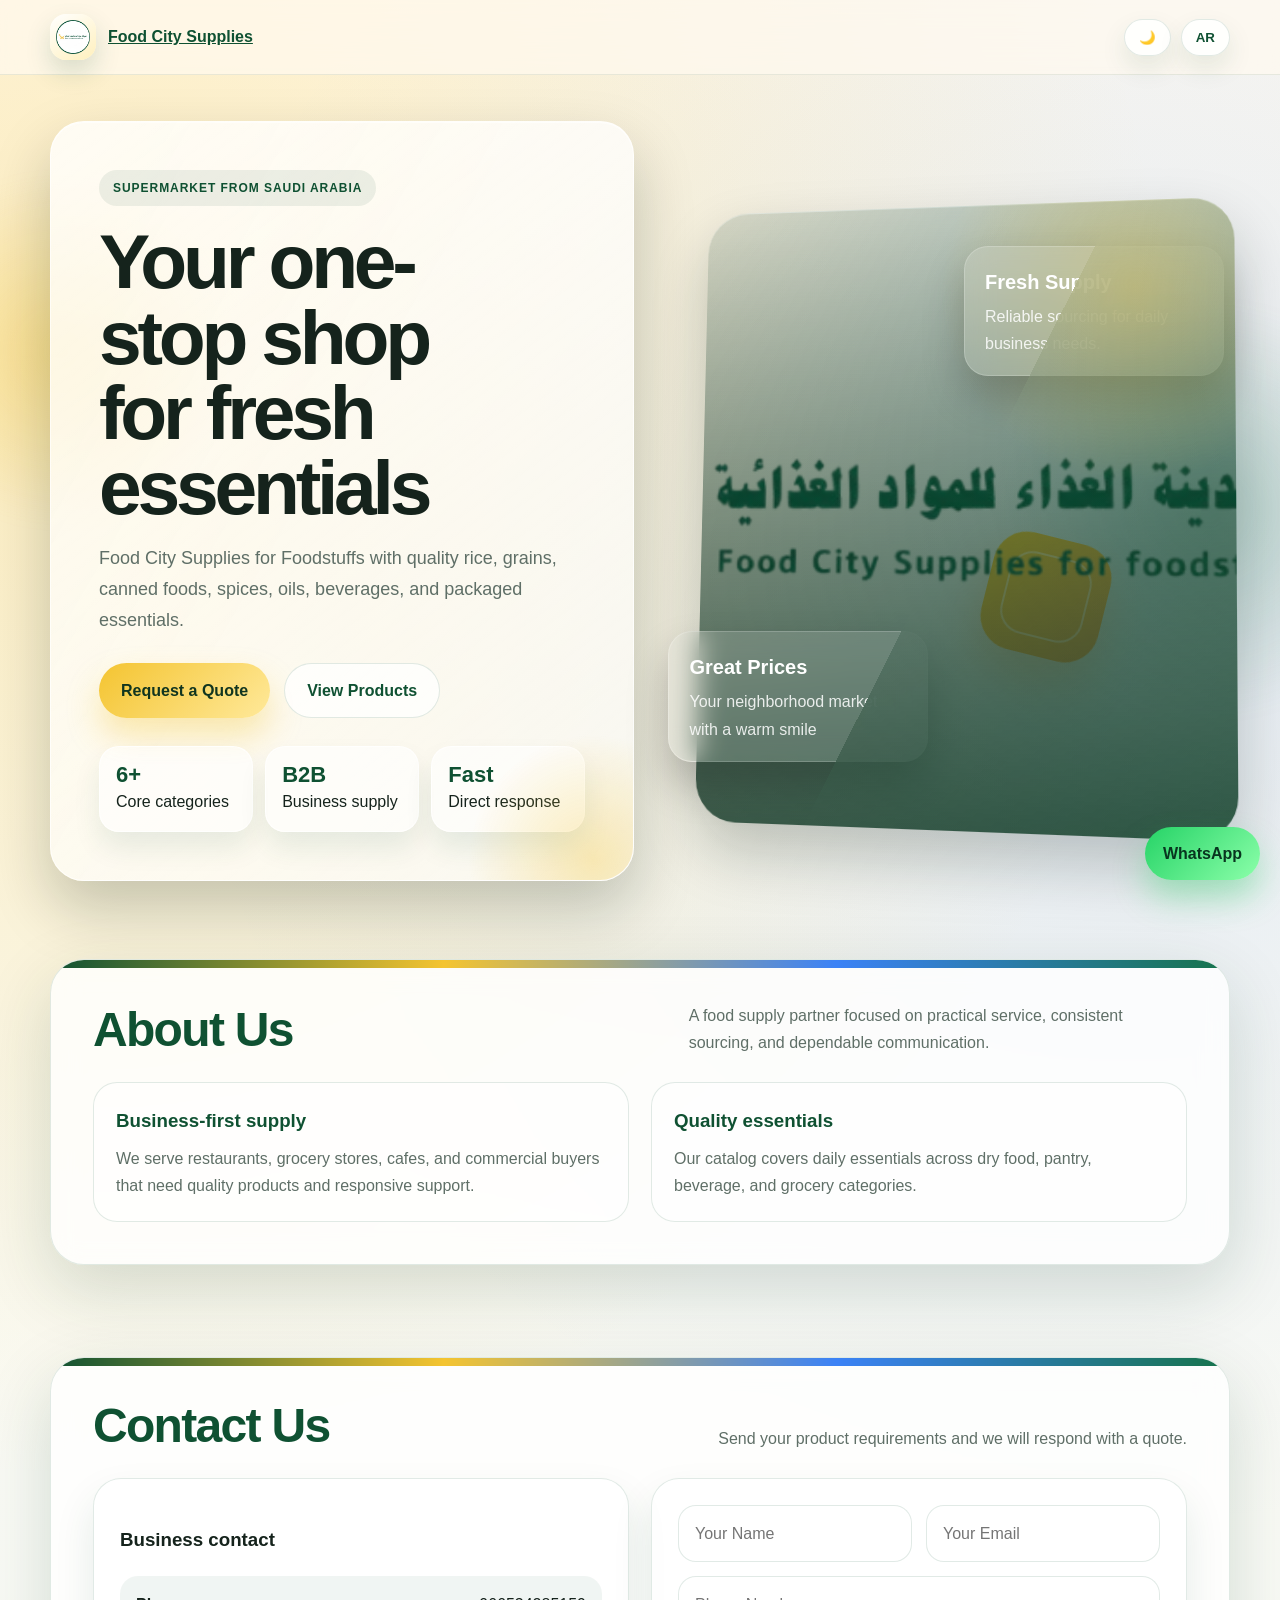
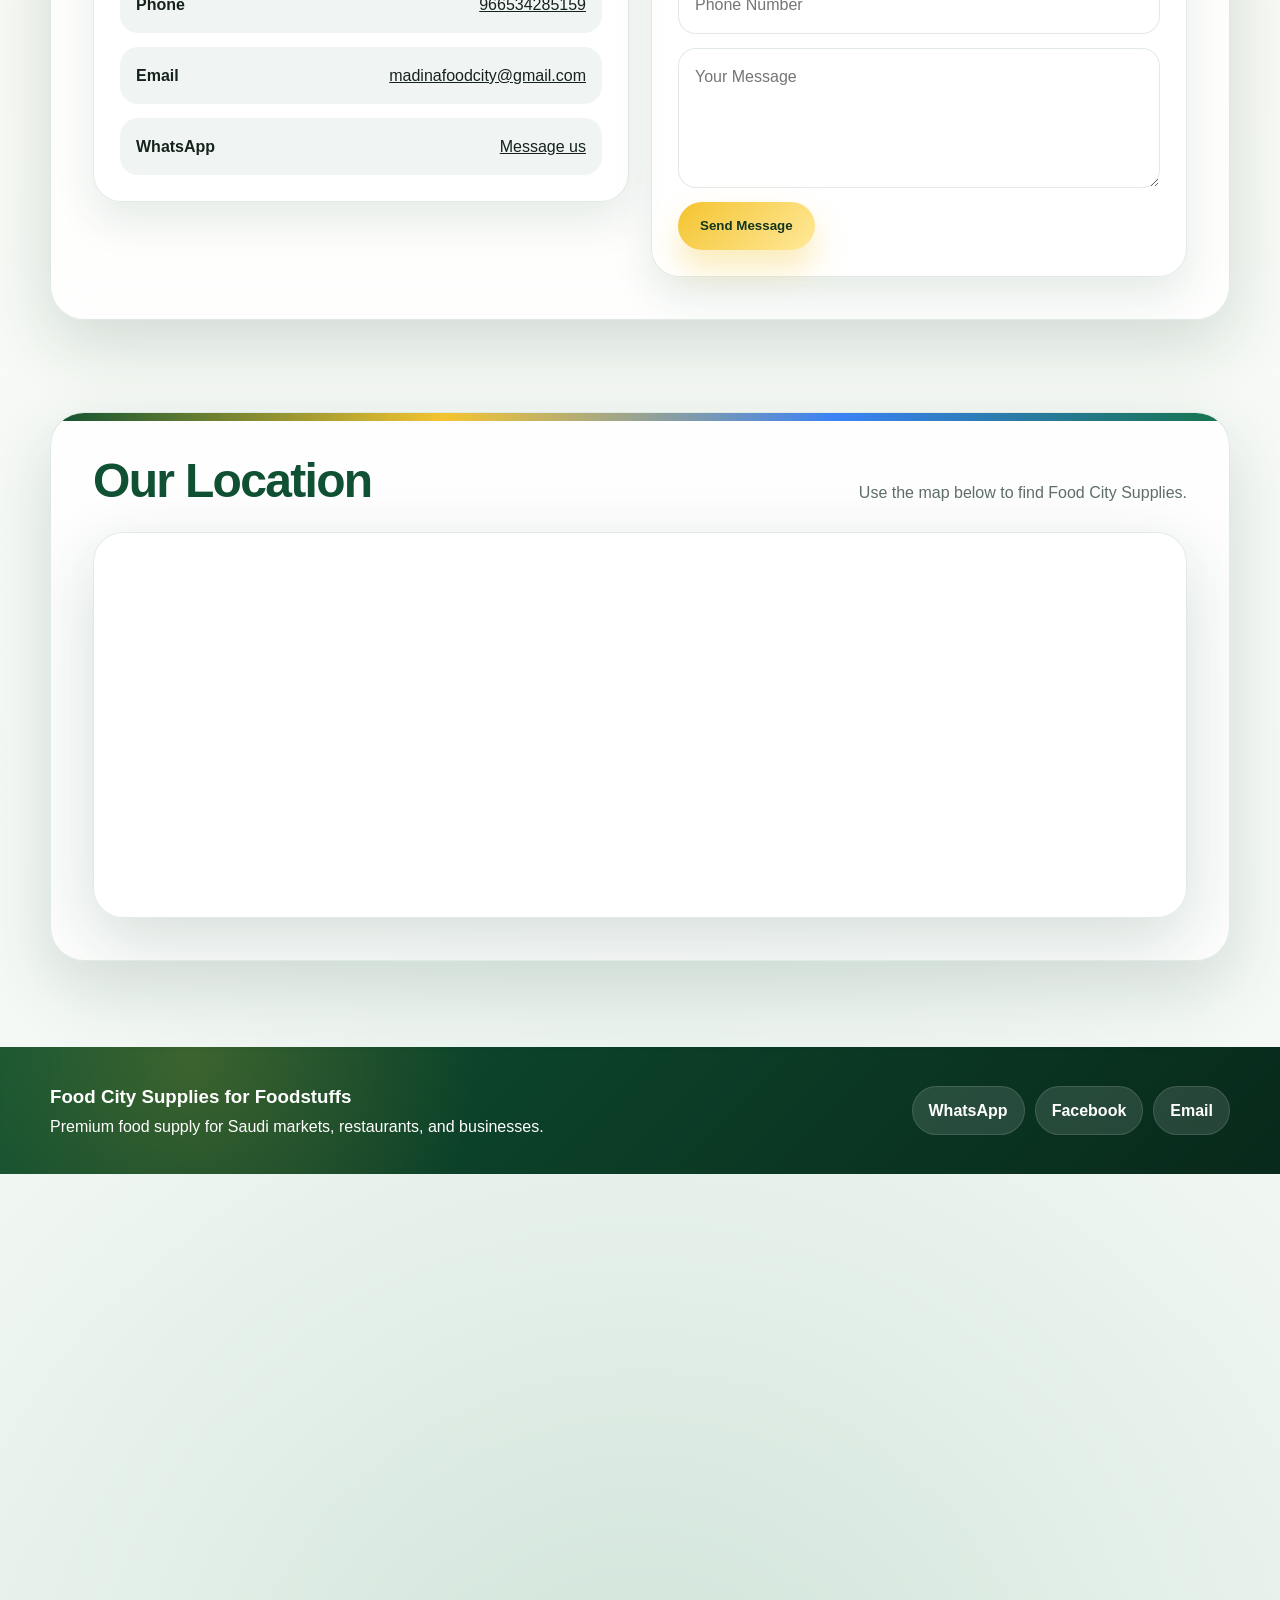
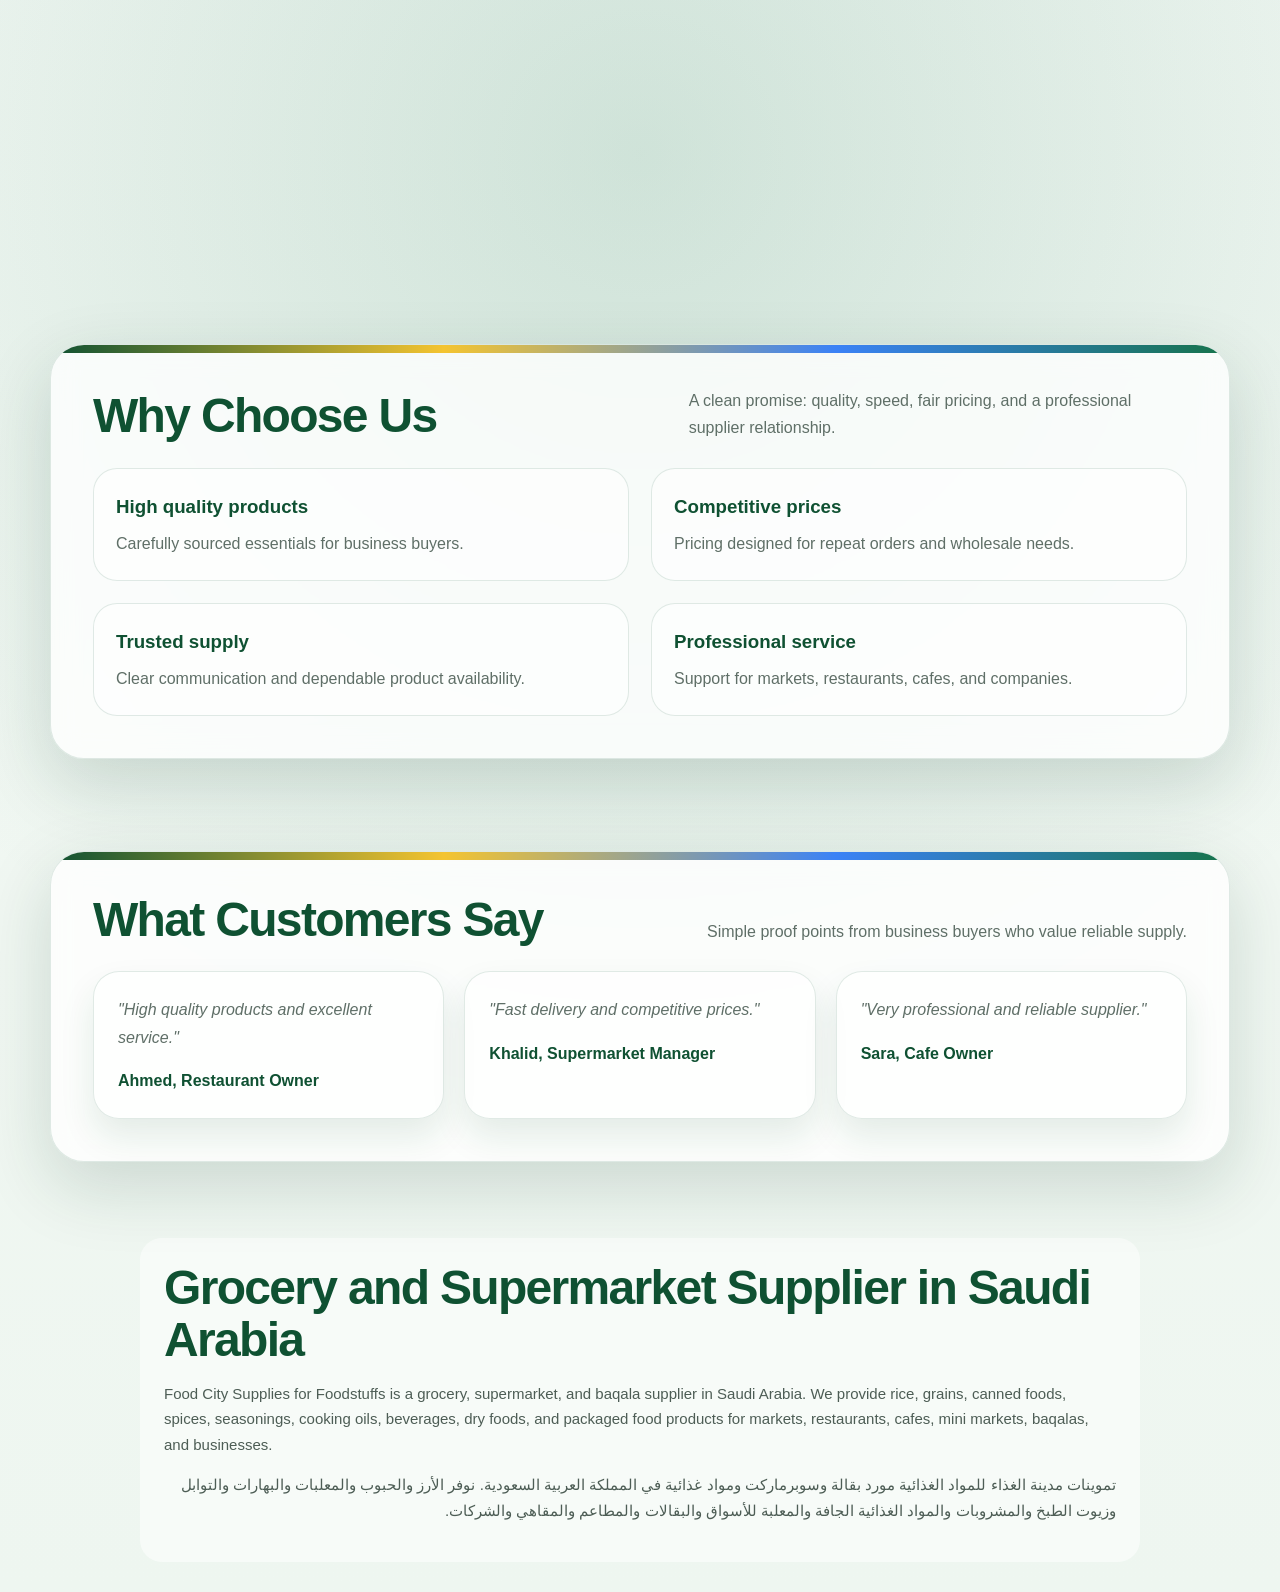
<file: index.html>
<!DOCTYPE html>
<html lang="en">
<head>
    <meta charset="UTF-8">
    <meta name="google-site-verification" content="XnaF94wnbAyYoWhEZEqMeAZTpmVxB8dlE2vq5o0LJA4" />
    <meta name="viewport" content="width=device-width, initial-scale=1.0">
    <meta name="theme-color" content="#0f5132">
    <meta name="description" content="Food City Supplies for Foodstuffs is a trusted supplier of rice, grains, canned foods, spices, cooking oils, and dry foods in Saudi Arabia.">
    <meta name="keywords" content="food supplier saudi arabia, grocery wholesale, rice supplier, spices supplier, canned food distributor, food city supplies">
    <meta name="author" content="Food City Supplies for Foodstuffs">
    <meta name="robots" content="index, follow">
    <link rel="icon" type="image/png" sizes="32x32" href="icon-512.png">
    <link rel="apple-touch-icon" href="icon-512.png">
    <link rel="manifest" href="manifest.json">
    <link rel="stylesheet" href="dark-mode.css">
    <title>Food City Supplies | Grocery & Supermarket Supplier in Saudi Arabia</title>

<meta name="description" content="Food City Supplies is a grocery and supermarket supplier in Saudi Arabia offering rice, grains, canned foods, spices, cooking oils, beverages, dry foods, and packaged food products for markets, baqalas, restaurants, and businesses.">

<meta name="keywords" content="grocery supplier Saudi Arabia, supermarket supplier Saudi Arabia, baqala supplier, بقالة, تموينات, مواد غذائية, مورد مواد غذائية, بقالة السعودية, تموينات السعودية, grocery wholesale, supermarket wholesale, food supplier Saudi Arabia, rice supplier, canned food supplier, spices supplier, cooking oil supplier, beverages supplier, dry food supplier, packaged food supplier, restaurant food supplier, grocery distributor Saudi Arabia, food distributor Saudi Arabia">

    <style>
        :root {
            --ink: #15231c;
            --muted: #5f6f67;
            --cream: #fff8e7;
            --mint: #e9f7ee;
            --green: #0f5132;
            --green-2: #16734a;
            --gold: #f4c430;
            --orange: #f2994a;
            --blue: #3b82f6;
            --card: rgba(255, 255, 255, 0.78);
            --line: rgba(15, 81, 50, 0.12);
            --shadow: 0 24px 70px rgba(15, 54, 35, 0.16);
            --shadow-3d: 0 28px 60px rgba(7, 29, 19, 0.22), inset 0 1px 0 rgba(255, 255, 255, 0.55);
            --radius-xl: 34px;
            --radius-lg: 24px;
            --max: 1180px;
        }

        * {
            box-sizing: border-box;
        }

        html {
            scroll-behavior: smooth;
        }

        body {
            margin: 0;
            font-family: Arial, Helvetica, sans-serif;
            color: var(--ink);
            background:
                radial-gradient(circle at 6% 8%, rgba(244, 196, 48, 0.26), transparent 24%),
                radial-gradient(circle at 88% 12%, rgba(59, 130, 246, 0.13), transparent 22%),
                radial-gradient(circle at 50% 70%, rgba(22, 115, 74, 0.16), transparent 28%),
                linear-gradient(180deg, #fffaf0 0%, #f6faf7 46%, #eef6f0 100%);
            line-height: 1.7;
            overflow-x: hidden;
        }

        body.dark-mode {
            --ink: #f3fff8;
            --muted: #c3d2cb;
            --card: rgba(10, 30, 22, 0.74);
            --line: rgba(255, 255, 255, 0.11);
            --shadow: 0 24px 80px rgba(0, 0, 0, 0.4);
            --shadow-3d: 0 28px 70px rgba(0, 0, 0, 0.48), inset 0 1px 0 rgba(255, 255, 255, 0.08);
            background:
                radial-gradient(circle at 8% 8%, rgba(244, 196, 48, 0.12), transparent 22%),
                radial-gradient(circle at 88% 12%, rgba(46, 204, 113, 0.12), transparent 24%),
                linear-gradient(180deg, #06140f 0%, #0a1d16 58%, #06120d 100%);
        }

        img {
            display: block;
            max-width: 100%;
        }

        a {
            color: inherit;
        }

        .hidden {
            display: none !important;
        }

        .ar {
            direction: rtl;
            font-family: Tahoma, Arial, sans-serif;
        }

        .page {
            position: relative;
            isolation: isolate;
        }

        .page::before,
        .page::after {
            content: "";
            position: fixed;
            border-radius: 999px;
            pointer-events: none;
            z-index: -1;
            filter: blur(10px);
        }

        .page::before {
            width: 360px;
            height: 360px;
            left: -120px;
            top: 170px;
            background: radial-gradient(circle, rgba(244, 196, 48, 0.36), transparent 68%);
        }

        .page::after {
            width: 420px;
            height: 420px;
            right: -140px;
            bottom: 180px;
            background: radial-gradient(circle, rgba(22, 115, 74, 0.25), transparent 70%);
        }

        .nav {
            position: sticky;
            top: 0;
            z-index: 50;
            background: rgba(255, 250, 240, 0.7);
            border-bottom: 1px solid rgba(15, 81, 50, 0.09);
            backdrop-filter: blur(16px);
        }

        body.dark-mode .nav {
            background: rgba(6, 20, 15, 0.76);
        }

        .nav-inner {
            width: min(var(--max), calc(100% - 32px));
            margin: 0 auto;
            display: flex;
            justify-content: space-between;
            align-items: center;
            gap: 18px;
            padding: 14px 0;
        }

        .brand {
            display: flex;
            align-items: center;
            gap: 12px;
            font-weight: 800;
            color: var(--green);
        }

        body.dark-mode .brand {
            color: var(--gold);
        }

        .brand img {
            width: 46px;
            height: 46px;
            object-fit: contain;
            border-radius: 16px;
            padding: 6px;
            background: linear-gradient(145deg, #fff, #fff0bd);
            box-shadow: 0 12px 26px rgba(15, 81, 50, 0.16);
        }

        .nav-actions {
            display: flex;
            gap: 10px;
            align-items: center;
        }

        .lang-btn,
        .dark-btn {
            border: 1px solid var(--line);
            background: rgba(255, 255, 255, 0.82);
            color: var(--green);
            padding: 10px 14px;
            border-radius: 999px;
            font-weight: 800;
            cursor: pointer;
            box-shadow: 0 12px 26px rgba(15, 81, 50, 0.1);
        }

        body.dark-mode .lang-btn,
        body.dark-mode .dark-btn {
            background: rgba(255, 255, 255, 0.07);
            color: var(--gold);
        }

        .container {
            width: min(var(--max), calc(100% - 32px));
            margin: 0 auto;
        }

        .hero {
            min-height: calc(100vh - 74px);
            display: grid;
            grid-template-columns: 1.02fr 0.98fr;
            gap: 34px;
            align-items: center;
            padding: 46px 0 32px;
        }

        .hero-copy,
        .hero-stage,
        .section-card,
        .product-card,
        .quote-card,
        .contact-card,
        .map-card {
            transform-style: preserve-3d;
        }

        .hero-copy {
            position: relative;
            padding: clamp(28px, 4vw, 48px);
            border-radius: var(--radius-xl);
            background:
                linear-gradient(145deg, rgba(255, 255, 255, 0.84), rgba(255, 255, 255, 0.54)),
                linear-gradient(120deg, rgba(244, 196, 48, 0.13), transparent 48%);
            border: 1px solid rgba(255, 255, 255, 0.72);
            box-shadow: var(--shadow-3d);
            overflow: hidden;
        }

        body.dark-mode .hero-copy {
            background:
                linear-gradient(145deg, rgba(12, 35, 26, 0.9), rgba(9, 24, 18, 0.72)),
                linear-gradient(120deg, rgba(244, 196, 48, 0.1), transparent 52%);
            border-color: rgba(255, 255, 255, 0.08);
        }

        .hero-copy::before {
            content: "";
            position: absolute;
            width: 260px;
            height: 260px;
            right: -90px;
            bottom: -110px;
            border-radius: 50%;
            background: radial-gradient(circle, rgba(244, 196, 48, 0.32), transparent 68%);
        }

        .eyebrow {
            display: inline-flex;
            padding: 8px 14px;
            border-radius: 999px;
            background: rgba(15, 81, 50, 0.08);
            color: var(--green);
            font-size: 12px;
            font-weight: 900;
            letter-spacing: 0.08em;
            text-transform: uppercase;
        }

        body.dark-mode .eyebrow {
            color: var(--gold);
            background: rgba(244, 196, 48, 0.1);
        }

        h1 {
            margin: 18px 0 18px;
            font-size: clamp(42px, 6vw, 82px);
            line-height: 0.98;
            letter-spacing: -0.055em;
            max-width: 10ch;
        }

        .lead {
            max-width: 62ch;
            color: var(--muted);
            font-size: 18px;
            margin: 0 0 28px;
        }

        .actions {
            display: flex;
            flex-wrap: wrap;
            gap: 14px;
            margin-bottom: 28px;
        }

        .btn {
            display: inline-flex;
            align-items: center;
            justify-content: center;
            min-height: 48px;
            padding: 13px 22px;
            border-radius: 999px;
            text-decoration: none;
            font-weight: 900;
            transition: transform 0.25s ease, box-shadow 0.25s ease;
        }

        .btn-primary {
            color: #11351f;
            background: linear-gradient(135deg, var(--gold), #ffe99a);
            box-shadow: 0 18px 32px rgba(244, 196, 48, 0.34);
        }

        .btn-soft {
            color: var(--green);
            background: rgba(255, 255, 255, 0.72);
            border: 1px solid var(--line);
        }

        body.dark-mode .btn-soft {
            color: var(--gold);
            background: rgba(255, 255, 255, 0.06);
        }

        .btn:hover {
            transform: translateY(-4px);
        }

        .stats {
            display: grid;
            grid-template-columns: repeat(3, minmax(0, 1fr));
            gap: 12px;
        }

        .stat {
            padding: 16px;
            border-radius: 20px;
            background: rgba(255, 255, 255, 0.6);
            border: 1px solid rgba(255, 255, 255, 0.7);
            box-shadow: 0 16px 28px rgba(15, 81, 50, 0.09);
        }

        body.dark-mode .stat {
            background: rgba(255, 255, 255, 0.05);
            border-color: rgba(255, 255, 255, 0.08);
        }

        .stat strong {
            display: block;
            color: var(--green);
            font-size: 22px;
            line-height: 1.1;
        }

        body.dark-mode .stat strong {
            color: var(--gold);
        }

        .hero-stage {
            position: relative;
            min-height: 650px;
            border-radius: 42px;
            perspective: 1200px;
        }

        .photo-stack {
            position: absolute;
            inset: 24px 0 0 24px;
            border-radius: 42px;
            background:
                linear-gradient(180deg, rgba(5, 28, 17, 0.08), rgba(5, 28, 17, 0.7)),
                url("hero-food.png") center/cover no-repeat;
            box-shadow: var(--shadow-3d);
            overflow: hidden;
            transform: rotateY(-8deg) rotateX(4deg);
        }

        .photo-stack::before {
            content: "";
            position: absolute;
            inset: 0;
            background:
                radial-gradient(circle at 82% 14%, rgba(244, 196, 48, 0.34), transparent 28%),
                linear-gradient(135deg, rgba(15, 81, 50, 0.06), rgba(15, 81, 50, 0.48));
        }

        .floating-chip {
            position: absolute;
            z-index: 2;
            width: min(260px, 70%);
            padding: 18px 20px;
            border-radius: 24px;
            color: #fff;
            background: rgba(255, 255, 255, 0.14);
            border: 1px solid rgba(255, 255, 255, 0.18);
            backdrop-filter: blur(14px);
            box-shadow: 0 22px 42px rgba(0, 0, 0, 0.22);
            animation: floatCard 6s ease-in-out infinite;
        }

        .floating-chip strong {
            display: block;
            font-size: 20px;
        }

        .floating-chip span {
            display: block;
            opacity: 0.86;
            margin-top: 4px;
        }

        .chip-one {
            top: 70px;
            right: 6px;
        }

        .chip-two {
            bottom: 64px;
            left: 0;
            animation-delay: -2s;
        }

        .orbit {
            position: absolute;
            width: 120px;
            height: 120px;
            right: 22%;
            bottom: 26%;
            border-radius: 34px;
            background: linear-gradient(135deg, var(--gold), var(--orange));
            box-shadow: 0 24px 44px rgba(242, 153, 74, 0.35);
            transform: rotate(14deg);
            animation: cubeFloat 7s ease-in-out infinite;
        }

        .orbit::after {
            content: "";
            position: absolute;
            inset: 18px;
            border-radius: 24px;
            border: 2px solid rgba(255, 255, 255, 0.42);
        }

        @keyframes floatCard {
            0%, 100% { transform: translateY(0) rotate(-1deg); }
            50% { transform: translateY(-12px) rotate(1deg); }
        }

        @keyframes cubeFloat {
            0%, 100% { transform: translateY(0) rotate(14deg); }
            50% { transform: translateY(-18px) rotate(20deg); }
        }

        section {
            padding: 46px 0;
        }

        .section-card {
            position: relative;
            padding: clamp(26px, 4vw, 42px);
            border-radius: var(--radius-xl);
            background: var(--card);
            border: 1px solid var(--line);
            box-shadow: var(--shadow);
            overflow: hidden;
            backdrop-filter: blur(14px);
        }

        .section-card::before {
            content: "";
            position: absolute;
            inset: 0 0 auto 0;
            height: 8px;
            background: linear-gradient(90deg, var(--green), var(--gold), var(--blue), var(--green-2));
        }

        .section-head {
            display: flex;
            justify-content: space-between;
            gap: 24px;
            align-items: end;
            margin-bottom: 26px;
        }

        h2 {
            margin: 0;
            color: var(--green);
            font-size: clamp(30px, 4vw, 48px);
            line-height: 1.08;
            letter-spacing: -0.035em;
        }

        body.dark-mode h2 {
            color: var(--gold);
        }

        .section-head p {
            max-width: 56ch;
            margin: 0;
            color: var(--muted);
        }

        .about-grid,
        .why-grid,
        .contact-grid {
            display: grid;
            grid-template-columns: repeat(2, minmax(0, 1fr));
            gap: 22px;
        }

        .mini-card,
        .why-card {
            padding: 22px;
            border-radius: 24px;
            background: rgba(255, 255, 255, 0.56);
            border: 1px solid var(--line);
        }

        body.dark-mode .mini-card,
        body.dark-mode .why-card {
            background: rgba(255, 255, 255, 0.05);
        }

        .mini-card h3,
        .why-card h3 {
            margin: 0 0 8px;
            color: var(--green);
        }

        body.dark-mode .mini-card h3,
        body.dark-mode .why-card h3 {
            color: var(--gold);
        }

        .mini-card p,
        .why-card p {
            margin: 0;
            color: var(--muted);
        }

        .products {
            display: grid;
            grid-template-columns: repeat(3, minmax(0, 1fr));
            gap: 20px;
        }

        .product-card {
            position: relative;
            min-height: 180px;
            padding: 24px;
            border-radius: 28px;
            overflow: hidden;
            background:
                linear-gradient(145deg, rgba(255,255,255,0.9), rgba(255,255,255,0.54)),
                var(--tone, linear-gradient(135deg, rgba(244,196,48,0.2), rgba(15,81,50,0.08)));
            border: 1px solid rgba(255, 255, 255, 0.7);
            box-shadow: 0 20px 38px rgba(15, 81, 50, 0.12);
            transition: transform 0.28s ease, box-shadow 0.28s ease;
        }

        body.dark-mode .product-card {
            background: linear-gradient(145deg, rgba(255,255,255,0.08), rgba(255,255,255,0.03));
            border-color: rgba(255, 255, 255, 0.08);
        }

        .product-card::after {
            content: "";
            position: absolute;
            width: 180px;
            height: 180px;
            right: -70px;
            top: -70px;
            border-radius: 50%;
            background: radial-gradient(circle, rgba(255,255,255,0.44), transparent 68%);
        }

        .product-card:hover {
            transform: translateY(-10px) rotateX(5deg);
            box-shadow: 0 32px 54px rgba(15, 81, 50, 0.18);
        }

        .product-mark {
            width: 58px;
            height: 58px;
            display: grid;
            place-items: center;
            margin-bottom: 18px;
            border-radius: 20px;
            color: #11351f;
            background: linear-gradient(135deg, var(--gold), #fff0b6);
            font-weight: 900;
            box-shadow: 0 16px 26px rgba(244, 196, 48, 0.28);
        }

        .product-card h3 {
            margin: 0 0 8px;
            font-size: 21px;
        }

        .product-card p {
            margin: 0;
            color: var(--muted);
        }

        .quotes {
            display: grid;
            grid-template-columns: repeat(3, minmax(0, 1fr));
            gap: 20px;
        }

        .quote-card {
            padding: 24px;
            border-radius: 26px;
            background: rgba(255, 255, 255, 0.62);
            border: 1px solid var(--line);
            box-shadow: 0 18px 34px rgba(15, 81, 50, 0.1);
        }

        body.dark-mode .quote-card {
            background: rgba(255, 255, 255, 0.05);
        }

        .quote-card p {
            margin-top: 0;
            color: var(--muted);
            font-style: italic;
        }

        .quote-card strong {
            color: var(--green);
        }

        body.dark-mode .quote-card strong {
            color: var(--gold);
        }

        .contact-grid {
            align-items: start;
        }

        .contact-card {
            padding: 26px;
            border-radius: 28px;
            background: rgba(255, 255, 255, 0.64);
            border: 1px solid var(--line);
            box-shadow: 0 20px 40px rgba(15, 81, 50, 0.1);
        }

        body.dark-mode .contact-card {
            background: rgba(255, 255, 255, 0.05);
        }

        .contact-list {
            display: grid;
            gap: 14px;
            margin-top: 20px;
        }

        .contact-item {
            display: flex;
            justify-content: space-between;
            gap: 16px;
            padding: 15px 16px;
            border-radius: 18px;
            background: rgba(15, 81, 50, 0.06);
        }

        body.dark-mode .contact-item {
            background: rgba(255, 255, 255, 0.05);
        }

        form {
            display: grid;
            gap: 14px;
        }

        .form-row {
            display: grid;
            grid-template-columns: repeat(2, minmax(0, 1fr));
            gap: 14px;
        }

        input,
        textarea {
            width: 100%;
            border: 1px solid var(--line);
            border-radius: 18px;
            padding: 14px 16px;
            background: rgba(255, 255, 255, 0.86);
            color: var(--ink);
            font: inherit;
        }

        body.dark-mode input,
        body.dark-mode textarea {
            background: rgba(255, 255, 255, 0.06);
            border-color: rgba(255, 255, 255, 0.1);
        }

        input:focus,
        textarea:focus {
            outline: none;
            border-color: var(--gold);
            box-shadow: 0 0 0 4px rgba(244, 196, 48, 0.16);
        }

        textarea {
            min-height: 140px;
            resize: vertical;
        }

        button.btn {
            border: 0;
            cursor: pointer;
            justify-self: start;
        }

        .map-card {
            padding: 12px;
            border-radius: 30px;
            background: var(--card);
            border: 1px solid var(--line);
            box-shadow: var(--shadow);
        }

        .map-card iframe {
            display: block;
            width: 100%;
            height: 360px;
            border: 0;
            border-radius: 22px;
        }

        footer {
            margin-top: 40px;
            padding: 34px 0;
            color: #fff;
            background:
                radial-gradient(circle at 15% 10%, rgba(244, 196, 48, 0.2), transparent 26%),
                linear-gradient(135deg, #0f5132, #08291b);
        }

        .footer-inner {
            width: min(var(--max), calc(100% - 32px));
            margin: 0 auto;
            display: flex;
            justify-content: space-between;
            align-items: center;
            gap: 22px;
            flex-wrap: wrap;
        }

        .footer-inner h3,
        .footer-inner p {
            margin: 0;
        }

        .social-links {
            display: flex;
            flex-wrap: wrap;
            gap: 10px;
        }

        .social-links a {
            text-decoration: none;
            padding: 10px 16px;
            border-radius: 999px;
            background: rgba(255, 255, 255, 0.12);
            border: 1px solid rgba(255, 255, 255, 0.12);
            font-weight: 800;
        }

        .whatsapp {
            position: fixed;
            right: 20px;
            bottom: 20px;
            z-index: 40;
            display: inline-flex;
            align-items: center;
            justify-content: center;
            min-height: 50px;
            padding: 13px 18px;
            border-radius: 999px;
            color: #08351f;
            background: linear-gradient(135deg, #25d366, #8cffaa);
            text-decoration: none;
            font-weight: 900;
            box-shadow: 0 18px 32px rgba(37, 211, 102, 0.34);
        }

        #loader {
            position: fixed;
            inset: 0;
            z-index: 9999;
            display: grid;
            place-items: center;
            background: linear-gradient(135deg, #0f5132, #08291b);
            transition: opacity 0.35s ease, visibility 0.35s ease;
        }

        #loader.loaded {
            opacity: 0;
            visibility: hidden;
        }

        .loader-logo {
            width: 128px;
            padding: 16px;
            border-radius: 32px;
            background: rgba(255, 255, 255, 0.08);
            box-shadow: 0 26px 60px rgba(0, 0, 0, 0.28);
            animation: logoLoad 2.4s ease-in-out infinite;
        }

        @keyframes logoLoad {
            0%, 100% { transform: perspective(600px) rotateY(-12deg) translateY(0); }
            50% { transform: perspective(600px) rotateY(12deg) translateY(-10px); }
        }

        .reveal {
            opacity: 0;
            transform: translateY(26px);
            transition: opacity 0.75s ease, transform 0.75s ease;
        }

        .reveal.show {
            opacity: 1;
            transform: translateY(0);
        }

        @media (max-width: 980px) {
            .hero,
            .about-grid,
            .why-grid,
            .contact-grid,
            .quotes {
                grid-template-columns: 1fr;
            }

            .hero-stage {
                min-height: 460px;
            }

            .photo-stack {
                inset: 0;
                transform: none;
            }

            .products {
                grid-template-columns: repeat(2, minmax(0, 1fr));
            }
        }

        @media (max-width: 640px) {
            .nav-inner,
            .section-head {
                align-items: flex-start;
                flex-direction: column;
            }

            .products,
            .stats,
            .form-row {
                grid-template-columns: 1fr;
            }

            h1 {
                max-width: none;
                font-size: clamp(38px, 14vw, 58px);
            }

            .floating-chip {
                position: static;
                width: auto;
                margin: 16px;
            }

            .hero-stage {
                min-height: 520px;
                display: flex;
                flex-direction: column;
                justify-content: flex-end;
            }

            .photo-stack {
                position: absolute;
            }

            .orbit {
                display: none;
            }
        }
        .seo-content {
    max-width: 1000px;
    margin: 30px auto;
    padding: 24px;
    border-radius: 22px;
    background: rgba(255,255,255,0.55);
    color: #4d5d55;
    font-size: 15px;
}
    </style>
</head>
<body>
    <div id="loader" aria-hidden="true">
        <img src="logo.png" class="loader-logo" alt="">
    </div>

    <div class="page">
        <nav class="nav">
            <div class="nav-inner">
                <a href="index.html" class="brand" aria-label="Food City Supplies home">
                    <img src="logo.png" alt="Food City Supplies Logo">
                    <span class="en">Food City Supplies</span>
                    <span class="ar hidden">تموينات مدينة الغذاء</span>
                </a>
                <div class="nav-actions">
                    <button class="dark-btn" type="button" onclick="toggleDarkMode()">Dark</button>
                    <button class="lang-btn" type="button" onclick="toggleLang()" id="langBtn">AR</button>
                </div>
            </div>
        </nav>

        <main>
            <header class="container hero reveal">
                <div class="hero-copy">
                    <div class="en">
                        <span class="eyebrow">Supermarket From Saudi Arabia</span>
                        <h1>Your one-stop shop for fresh essentials</h1>
                        <p class="lead">Food City Supplies for Foodstuffs with quality rice, grains, canned foods, spices, oils, beverages, and packaged essentials.</p>
                        <div class="actions">
                            <a href="#contact" class="btn btn-primary">Request a Quote</a>
                            <a href="#products" class="btn btn-soft">View Products</a>
                        </div>
                        <div class="stats">
                            <div class="stat"><strong>6+</strong>Core categories</div>
                            <div class="stat"><strong>B2B</strong>Business supply</div>
                            <div class="stat"><strong>Fast</strong>Direct response</div>
                        </div>
                    </div>

                    <div class="ar hidden">
                        <span class="eyebrow">سوبر ماركت من المملكة العربية السعودية</span>
                        <h1>متجرك الشامل لجميع احتياجاتك الأساسية الطازجة</h1>
                        <p class="lead">تموينات مدينة الغذاء للمواد الغذائية بمنتجات عالية الجودة من الأرز والحبوب والمعلبات والبهارات والزيوت والمشروبات والمواد المعبأة.</p>
                        <div class="actions">
                            <a href="#contact" class="btn btn-primary">اطلب عرض سعر</a>
                            <a href="#products" class="btn btn-soft">عرض المنتجات</a>
                        </div>
                        <div class="stats">
                            <div class="stat"><strong>6+</strong>فئات أساسية</div>
                            <div class="stat"><strong>B2B</strong>توريد للشركات</div>
                            <div class="stat"><strong>سريع</strong>استجابة مباشرة</div>
                        </div>
                    </div>
                </div>

                <div class="hero-stage" aria-hidden="true">
                    <div class="photo-stack"></div>
                    <div class="floating-chip chip-one">
                        <strong>Fresh Supply</strong>
                        <span>Reliable sourcing for daily business needs.</span>
                    </div>
                    <div class="floating-chip chip-two">
                        <strong>Great Prices</strong>
                        <span>Your neighborhood market with a warm smile</span>
                    </div>
                    <div class="orbit"></div>
                </div>
            </header>

            <section class="container reveal">
                <div class="section-card">
                    <div class="section-head">
                        <div>
                            <h2 class="en">About Us</h2>
                            <h2 class="ar hidden">من نحن</h2>
                        </div>
                        <p class="en">A food supply partner focused on practical service, consistent sourcing, and dependable communication.</p>
                        <p class="ar hidden">شريك توريد غذائي يركز على الخدمة العملية واستمرارية التوريد والتواصل الواضح.</p>
                    </div>

                    <div class="about-grid">
                        <div class="mini-card">
                            <h3 class="en">Business-first supply</h3>
                            <h3 class="ar hidden">توريد مخصص للأعمال</h3>
                            <p class="en">We serve restaurants, grocery stores, cafes, and commercial buyers that need quality products and responsive support.</p>
                            <p class="ar hidden">نخدم المطاعم والمتاجر والمقاهي والمشترين التجاريين الذين يحتاجون إلى منتجات موثوقة ودعم سريع.</p>
                        </div>
                        <div class="mini-card">
                            <h3 class="en">Quality essentials</h3>
                            <h3 class="ar hidden">أساسيات عالية الجودة</h3>
                            <p class="en">Our catalog covers daily essentials across dry food, pantry, beverage, and grocery categories.</p>
                            <p class="ar hidden">تشمل منتجاتنا أهم الاحتياجات اليومية من المواد الجافة والمعلبات والمشروبات والمواد الغذائية الأساسية.</p>
                        </div>
                    </div>
                </div>
            </section>

            <section class="container reveal" id="contact">
                <div class="section-card">
                    <div class="section-head">
                        <div>
                            <h2 class="en">Contact Us</h2>
                            <h2 class="ar hidden">تواصل معنا</h2>
                        </div>
                        <p class="en">Send your product requirements and we will respond with a quote.</p>
                        <p class="ar hidden">أرسل احتياجاتك من المنتجات وسنعاود التواصل معك بعرض سعر.</p>
                    </div>

                    <div class="contact-grid">
                        <div class="contact-card">
                            <h3 class="en">Business contact</h3>
                            <h3 class="ar hidden">معلومات التواصل</h3>
                            <div class="contact-list">
                                <div class="contact-item">
                                    <strong class="en">Phone</strong>
                                    <strong class="ar hidden">الهاتف</strong>
                                    <a href="tel:+966534285159">966534285159</a>
                                </div>
                                <div class="contact-item">
                                    <strong class="en">Email</strong>
                                    <strong class="ar hidden">البريد الإلكتروني</strong>
                                    <a href="mailto:madinafoodcity@gmail.com">madinafoodcity@gmail.com</a>
                                </div>
                                <div class="contact-item">
                                    <strong>WhatsApp</strong>
                                    <a href="https://wa.me/966534285159" target="_blank" rel="noopener noreferrer">Message us</a>
                                </div>
                            </div>
                        </div>

                        <div class="contact-card">
                            <form class="en" action="https://formspree.io/f/xykdgvob" method="POST">
                                <div class="form-row">
                                    <input type="text" name="name" placeholder="Your Name" required>
                                    <input type="email" name="email" placeholder="Your Email" required>
                                </div>
                                <input type="tel" name="phone" placeholder="Phone Number">
                                <textarea name="message" placeholder="Your Message" required></textarea>
                                <button class="btn btn-primary" type="submit">Send Message</button>
                            </form>

                            <form class="ar hidden" action="https://formspree.io/f/xykdgvob" method="POST">
                                <div class="form-row">
                                    <input type="text" name="name" placeholder="الاسم" required>
                                    <input type="email" name="email" placeholder="البريد الإلكتروني" required>
                                </div>
                                <input type="tel" name="phone" placeholder="رقم الهاتف">
                                <textarea name="message" placeholder="رسالتك" required></textarea>
                                <button class="btn btn-primary" type="submit">إرسال</button>
                            </form>
                        </div>
                    </div>
                </div>
            </section>

            <section class="container reveal">
                <div class="section-card">
                    <div class="section-head">
                        <div>
                            <h2 class="en">Our Location</h2>
                            <h2 class="ar hidden">موقعنا</h2>
                        </div>
                        <p class="en">Use the map below to find Food City Supplies.</p>
                        <p class="ar hidden">استخدم الخريطة التالية للوصول إلى تموينات مدينة الغذاء.</p>
                    </div>

                    <div class="map-card">
                        <iframe
                            src="https://www.google.com/maps/embed?pb=!1m18!1m12!1m3!1d5916.438329743656!2d41.65162299999998!3d20.264893000000008!2m3!1f0!2f0!3f0!3m2!1i1024!2i768!4f13.1!3m3!1m2!1s0x15ef19bb5a312f43%3A0xd28220d9f54268a3!2zKNio2YLYp9mE2Kkp2KrZhdmI2YrZhtin2Kog2YXYr9mK2YbYqSDYp9mE2LrYr9in2KEg2KfZhNmF2YjYp9ivINin2YTYutiv2KfYodmK2KkgRk9PRCBDSVRZIFNVUFBMSUVTIEZPUiBGT09EIFNUVUZGUyAoR1JPQ0VSWSk!5e1!3m2!1sen!2ssa!4v1770364685472!5m2!1sen!2ssa"
                            loading="lazy"
                            allowfullscreen=""
                            referrerpolicy="no-referrer-when-downgrade"
                            title="Food City Supplies location"></iframe>
                    </div>
                </div>
            </section>
        </main>

        <footer>
            <div class="footer-inner">
                <div>
                    <h3 class="en">Food City Supplies for Foodstuffs</h3>
                    <h3 class="ar hidden">تموينات مدينة الغذاء للمواد الغذائية</h3>
                    <p class="en">Premium food supply for Saudi markets, restaurants, and businesses.</p>
                    <p class="ar hidden">توريد غذائي احترافي للأسواق والمطاعم والشركات.</p>
                </div>
                <div class="social-links">
                    <a href="https://wa.me/966534285159" target="_blank" rel="noopener noreferrer">WhatsApp</a>
                    <a href="https://www.facebook.com/share/1CcYiDX57R/" target="_blank" rel="noopener noreferrer">Facebook</a>
                    <a href="mailto:madinafoodcity@gmail.com">Email</a>
                </div>
            </div>
        </footer>
    </div>

    <a class="whatsapp" href="https://wa.me/966534285159" target="_blank" rel="noopener noreferrer">WhatsApp</a>

    <script>
        let currentLang = localStorage.getItem("lang") || "en";

        function applyLang(lang) {
            document.querySelectorAll(".en").forEach((el) => {
                el.classList.toggle("hidden", lang !== "en");
            });
            document.querySelectorAll(".ar").forEach((el) => {
                el.classList.toggle("hidden", lang !== "ar");
            });
            document.documentElement.dir = lang === "ar" ? "rtl" : "ltr";
            document.documentElement.lang = lang;

            const langBtn = document.getElementById("langBtn");
            if (langBtn) {
                langBtn.textContent = lang === "en" ? "AR" : "EN";
            }

            localStorage.setItem("lang", lang);
        }

        function toggleLang() {
            currentLang = currentLang === "en" ? "ar" : "en";
            applyLang(currentLang);
        }

        document.addEventListener("DOMContentLoaded", function () {
            applyLang(currentLang);

            const observer = new IntersectionObserver((entries) => {
                entries.forEach((entry) => {
                    if (entry.isIntersecting) {
                        entry.target.classList.add("show");
                    }
                });
            }, { threshold: 0.14 });

            document.querySelectorAll(".reveal").forEach((element) => observer.observe(element));
        });

        window.addEventListener("load", function () {
            const loader = document.getElementById("loader");
            if (loader) {
                loader.classList.add("loaded");
            }
        });
    </script>
    <script src="dark-mode.js"></script>

            <section class="container reveal" id="products">
                <div class="section-card">
                    <div class="section-head">
                        <div>
                            <h2 class="en">Our Products</h2>
                            <h2 class="ar hidden">منتجاتنا</h2>
                        </div>
                        <p class="en">Colorful, clear product categories for fast buyer understanding.</p>
                        <p class="ar hidden">فئات منتجات واضحة تساعد العملاء على معرفة احتياجاتهم بسرعة.</p>
                    </div>

                    <div class="products">
                        <article class="product-card" style="--tone: linear-gradient(135deg, rgba(244,196,48,0.24), rgba(255,248,220,0.5));">
                            <div class="product-mark">01</div>
                            <h3 class="en">Rice & Grains</h3>
                            <h3 class="ar hidden">الأرز والحبوب</h3>
                            <p class="en">Staple products for restaurants, kitchens, and stores.</p>
                            <p class="ar hidden">منتجات أساسية للمطاعم والمطابخ والمتاجر.</p>
                        </article>

                        <article class="product-card" style="--tone: linear-gradient(135deg, rgba(59,130,246,0.18), rgba(255,255,255,0.5));">
                            <div class="product-mark">02</div>
                            <h3 class="en">Canned Foods</h3>
                            <h3 class="ar hidden">المعلبات</h3>
                            <p class="en">Shelf-stable essentials for reliable inventory.</p>
                            <p class="ar hidden">منتجات معلبة مناسبة لاستقرار المخزون.</p>
                        </article>

                        <article class="product-card" style="--tone: linear-gradient(135deg, rgba(242,153,74,0.2), rgba(255,255,255,0.5));">
                            <div class="product-mark">03</div>
                            <h3 class="en">Spices & Seasonings</h3>
                            <h3 class="ar hidden">البهارات والتوابل</h3>
                            <p class="en">Flavor essentials selected for freshness and quality.</p>
                            <p class="ar hidden">بهارات وتوابل مختارة للجودة والطزاجة.</p>
                        </article>

                        <article class="product-card" style="--tone: linear-gradient(135deg, rgba(22,115,74,0.18), rgba(255,255,255,0.5));">
                            <div class="product-mark">04</div>
                            <h3 class="en">Cooking Oils</h3>
                            <h3 class="ar hidden">زيوت الطبخ</h3>
                            <p class="en">Daily kitchen supply for commercial food preparation.</p>
                            <p class="ar hidden">توريد يومي مناسب لتحضير الطعام التجاري.</p>
                        </article>

                        <article class="product-card" style="--tone: linear-gradient(135deg, rgba(14,165,233,0.18), rgba(255,255,255,0.5));">
                            <div class="product-mark">05</div>
                            <h3 class="en">Beverages</h3>
                            <h3 class="ar hidden">المشروبات</h3>
                            <p class="en">Beverage supply for retail and hospitality needs.</p>
                            <p class="ar hidden">مشروبات مناسبة للتجزئة والضيافة.</p>
                        </article>

                        <article class="product-card" style="--tone: linear-gradient(135deg, rgba(168,85,247,0.16), rgba(255,255,255,0.5));">
                            <div class="product-mark">06</div>
                            <h3 class="en">Dry & Packaged Foods</h3>
                            <h3 class="ar hidden">المواد الغذائية الجافة</h3>
                            <p class="en">Packaged food essentials for predictable stock turnover.</p>
                            <p class="ar hidden">مواد غذائية معبأة تساعد على استقرار المخزون.</p>
                        </article>
                    </div>
                </div>
            </section>

            <section class="container reveal">
                <div class="section-card">
                    <div class="section-head">
                        <div>
                            <h2 class="en">Why Choose Us</h2>
                            <h2 class="ar hidden">لماذا نحن</h2>
                        </div>
                        <p class="en">A clean promise: quality, speed, fair pricing, and a professional supplier relationship.</p>
                        <p class="ar hidden">وعد واضح: جودة وسرعة وأسعار مناسبة وعلاقة توريد احترافية.</p>
                    </div>

                    <div class="why-grid">
                        <div class="why-card">
                            <h3 class="en">High quality products</h3>
                            <h3 class="ar hidden">منتجات عالية الجودة</h3>
                            <p class="en">Carefully sourced essentials for business buyers.</p>
                            <p class="ar hidden">منتجات مختارة بعناية للمشترين التجاريين.</p>
                        </div>
                        <div class="why-card">
                            <h3 class="en">Competitive prices</h3>
                            <h3 class="ar hidden">أسعار تنافسية</h3>
                            <p class="en">Pricing designed for repeat orders and wholesale needs.</p>
                            <p class="ar hidden">أسعار مناسبة للطلبات المتكررة واحتياجات الجملة.</p>
                        </div>
                        <div class="why-card">
                            <h3 class="en">Trusted supply</h3>
                            <h3 class="ar hidden">توريد موثوق</h3>
                            <p class="en">Clear communication and dependable product availability.</p>
                            <p class="ar hidden">تواصل واضح وتوفر موثوق للمنتجات.</p>
                        </div>
                        <div class="why-card">
                            <h3 class="en">Professional service</h3>
                            <h3 class="ar hidden">خدمة احترافية</h3>
                            <p class="en">Support for markets, restaurants, cafes, and companies.</p>
                            <p class="ar hidden">دعم للأسواق والمطاعم والمقاهي والشركات.</p>
                        </div>
                    </div>
                </div>
            </section>

            <section class="container reveal">
                <div class="section-card">
                    <div class="section-head">
                        <div>
                            <h2 class="en">What Customers Say</h2>
                            <h2 class="ar hidden">آراء عملائنا</h2>
                        </div>
                        <p class="en">Simple proof points from business buyers who value reliable supply.</p>
                        <p class="ar hidden">آراء بسيطة من عملاء يبحثون عن توريد مستقر واحترافي.</p>
                    </div>

                    <div class="quotes">
                        <div class="quote-card">
                            <p class="en">"High quality products and excellent service."</p>
                            <p class="ar hidden">"منتجات عالية الجودة وخدمة ممتازة."</p>
                            <strong class="en">Ahmed, Restaurant Owner</strong>
                            <strong class="ar hidden">أحمد، صاحب مطعم</strong>
                        </div>
                        <div class="quote-card">
                            <p class="en">"Fast delivery and competitive prices."</p>
                            <p class="ar hidden">"توصيل سريع وأسعار منافسة."</p>
                            <strong class="en">Khalid, Supermarket Manager</strong>
                            <strong class="ar hidden">خالد، مدير سوبرماركت</strong>
                        </div>
                        <div class="quote-card">
                            <p class="en">"Very professional and reliable supplier."</p>
                            <p class="ar hidden">"مورد موثوق واحترافي جدا."</p>
                            <strong class="en">Sara, Cafe Owner</strong>
                            <strong class="ar hidden">سارة، صاحبة مقهى</strong>
                        </div>
                    </div>
                </div>
            </section>
    <section class="seo-content" aria-label="Food City Supplies grocery supplier information">
    <h2>Grocery and Supermarket Supplier in Saudi Arabia</h2>
    <p>
        Food City Supplies for Foodstuffs is a grocery, supermarket, and baqala supplier in Saudi Arabia.
        We provide rice, grains, canned foods, spices, seasonings, cooking oils, beverages, dry foods,
        and packaged food products for markets, restaurants, cafes, mini markets, baqalas, and businesses.
    </p>
    <p lang="ar" dir="rtl">
        تموينات مدينة الغذاء للمواد الغذائية مورد بقالة وسوبرماركت ومواد غذائية في المملكة العربية السعودية.
        نوفر الأرز والحبوب والمعلبات والبهارات والتوابل وزيوت الطبخ والمشروبات والمواد الغذائية الجافة
        والمعلبة للأسواق والبقالات والمطاعم والمقاهي والشركات.
    </p>
</section>
    </body>
</html>
</file>
<file: dark-mode.css>
/* =========================
   DARK MODE THEME
========================= */
/* Smooth transition for theme change */
body,
header,
footer,
section,
.product-box,
.testimonial-card,
.contact-box input,
.contact-box textarea,
.hero-btn {
    transition: background-color 0.4s ease,
                color 0.4s ease,
                border 0.4s ease,
                box-shadow 0.4s ease;
}
/* =========================
   PREMIUM DARK THEME
========================= */

body.dark-mode {
    background-color: #0e1111;
    color: #e6e6e6;
}

/* Header & Footer */
body.dark-mode header,
body.dark-mode footer {
    background: linear-gradient(to right, #0a3d2a, #06281d);
}

/* Sections */
body.dark-mode section {
    background-color: #151919;
}

/* Cards */
body.dark-mode .product-box,
body.dark-mode .testimonial-card {
    background: #1c2121;
    border-top: 5px solid #f4c430;
    box-shadow: 0 6px 20px rgba(0,0,0,0.4);
}

/* Contact form */
body.dark-mode .contact-box input,
body.dark-mode .contact-box textarea {
    background-color: #1c2121;
    color: #fff;
    border: 1px solid #333;
}

/* Headings */
body.dark-mode h2 {
    color: #f4c430;
}

/* Hero button */
body.dark-mode .hero-btn {
    background: #f4c430;
    color: #111;
}
/* Animated dark background */
body.dark-mode {
    background: linear-gradient(
        -45deg,
        #0e1111,
        #0a1f1a,
        #111717,
        #06281d
    );
    background-size: 400% 400%;
    animation: darkGradient 15s ease infinite;
    color: #e6e6e6;
}

@keyframes darkGradient {
    0% { background-position: 0% 50%; }
    50% { background-position: 100% 50%; }
    100% { background-position: 0% 50%; }
}
/* Dark mode hero styling */
body.dark-mode .hero::after {
    background: linear-gradient(
        to bottom,
        rgba(0,0,0,0.7),
        rgba(0,0,0,0.6)
    );
}

body.dark-mode .hero-content {
    backdrop-filter: blur(6px);
}
/* Glass effect for cards */
body.dark-mode .product-box,
body.dark-mode .testimonial-card,
body.dark-mode .contact-box {
    background: rgba(255,255,255,0.05);
    backdrop-filter: blur(10px);
    border: 1px solid rgba(255,255,255,0.08);
    box-shadow: 0 8px 30px rgba(0,0,0,0.4);
    border-radius: 12px;
}
body.dark-mode .whatsapp {
    box-shadow: 0 0 15px rgba(37, 211, 102, 0.7);
}
</file>
